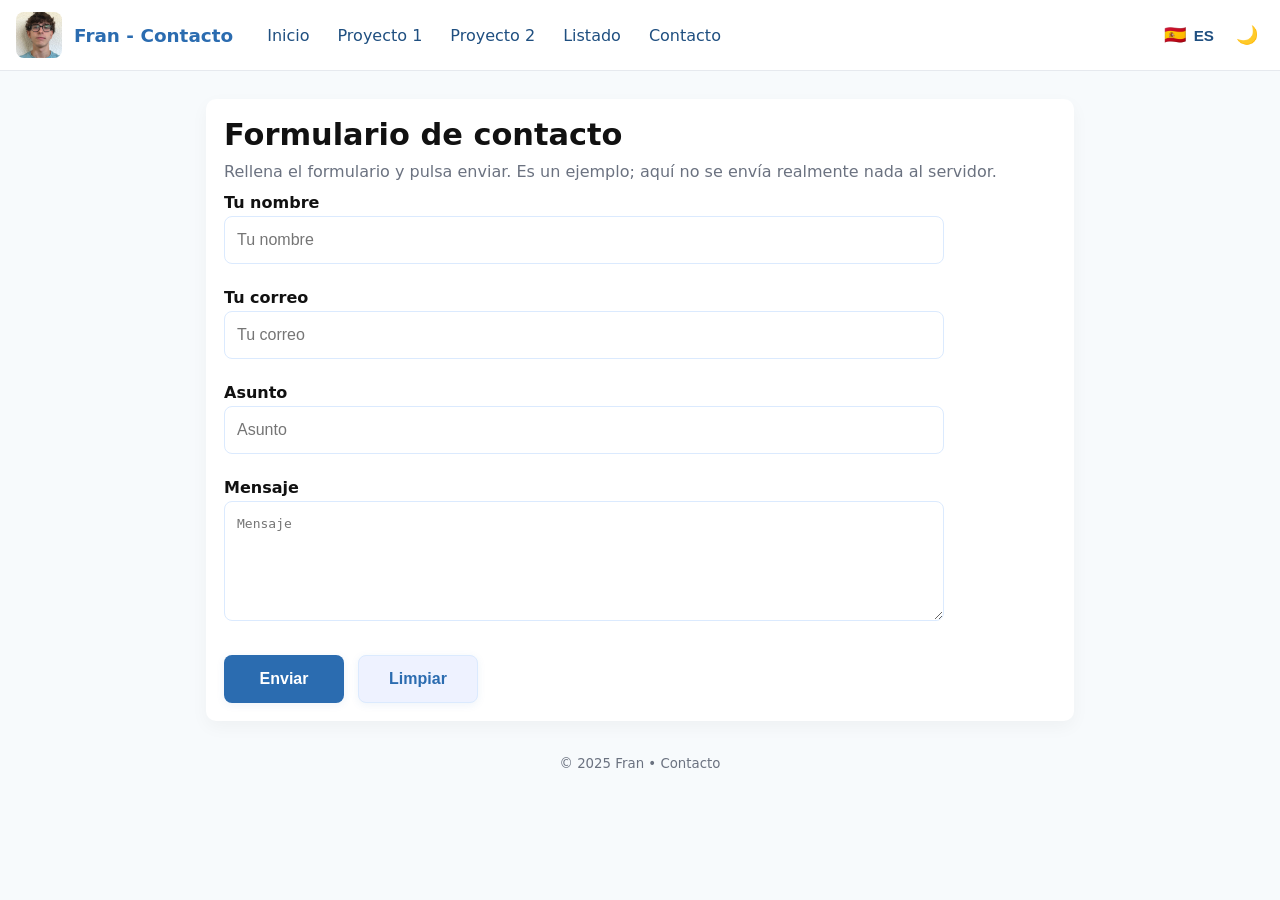
<file: formulario.html>
<!DOCTYPE html>
<html lang="es">
<head>
  <meta charset="utf-8">
  <meta name="viewport" content="width=device-width,initial-scale=1">
  <title>Formulario - Fran</title>
  <link rel="icon" type="image/png" href="logofran.jpg">
  <link rel="stylesheet" href="./styles.css">
  <style>
    /* --- RESET Y BASE --- */
    html, body { height: 100%; margin: 0; padding: 0; }
    body { min-height: 100vh; }
    main { max-width: 900px; margin: 28px auto; padding: 0 16px; }
    .card { background: var(--card, #fff); border-radius: 10px; box-shadow: 0 6px 18px rgba(11,15,30,0.04); padding: 18px; }
    /* --- NAV ALWAYS HORIZONTAL, NO WRAP --- */
    .topbar { display: flex; align-items: center; gap: 12px; padding: 12px 16px; background: var(--card, #fff); border-bottom: 1px solid #e6e9ee; position: sticky; top: 0; z-index: 40; }
    .logo-img { width: 46px; height: 46px; object-fit: cover; border-radius: 8px; background: #eef2ff; }
    .brand-text { font-weight: 700; color: var(--accent, #2b6cb0); font-size: 1.15em; }
    .topmenu { margin-left: 12px; display: flex !important; gap: 8px; align-items: center; flex: 1 1 auto; }
    .topmenu ul { display: flex; gap: 8px; list-style: none; margin: 0; padding: 0; width: 100%; }
    .topmenu li { width: auto; }
    .topmenu a { padding: 8px 10px; border-radius: 8px; text-decoration: none; color: var(--accent-strong, #1f4f80); background: transparent; display: inline-flex; align-items: center; }
    .topmenu a:hover, .topmenu a:focus { background: linear-gradient(90deg,#eef6ff,#f7fbff); color: var(--accent-strong, #1f4f80); }
    .actions-right { margin-left: auto; display: flex; gap: 8px; align-items: center; }
    /* --- FORMULARIO --- */
    form#contactForm { background: none; box-shadow: none; padding: 0; margin: 0; }
    form#contactForm label { font-size: 1em; margin-bottom: 4px; margin-top: 12px; font-weight: 600; color: var(--text, #111); }
    form#contactForm input,
    form#contactForm textarea {
      width: 100%; min-width: 0; box-sizing: border-box; font-size: 1em; padding: 14px 12px; margin-bottom: 12px; border-radius: 8px; border: 1.5px solid #dbeafe; background: #fff; color: var(--text, #111); transition: border .18s; }
    body.oscuro form#contactForm input,
    body.oscuro form#contactForm textarea { background: #0b1220; color: #e6eef8; border: 1.5px solid #23304a; }
    form#contactForm textarea { resize: vertical; min-height: 120px; }
    .form-actions { display: flex; gap: 14px; margin-top: 18px; justify-content: flex-start; }
    .form-actions .btn { min-width: 120px; padding: 14px 0; font-size: 1em; }
    @media (max-width: 900px) {
      .topbar, .topmenu ul { flex-direction: column !important; align-items: stretch !important; }
      .topmenu ul { gap: 0.5em; width: 100%; }
      .topmenu li { width: 100%; }
      .topmenu a { display: block; width: 100%; text-align: left; padding: 12px 18px; }
      .actions-right { margin-top: 10px; }
      .brand-text { font-size: 1.05em; }
      .card { padding: 12px 4px; }
    }
    @media (max-width: 700px) {
      .topbar, .topmenu ul { flex-direction: column !important; align-items: stretch !important; }
      .topmenu ul { gap: 0.5em; width: 100%; }
      .topmenu li { width: 100%; }
      .topmenu a { display: block; width: 100%; text-align: left; padding: 12px 18px; font-size: 1.1em; }
      .brand-text { font-size: 1em; }
      .card { padding: 8px 2px; box-shadow: none; }
      main { padding: 0 2px !important; }
      form#contactForm label { font-size: 1em; margin-bottom: 4px; margin-top: 12px; }
      form#contactForm input,
      form#contactForm textarea { font-size: 1em; padding: 14px 12px; margin-bottom: 12px; border-radius: 8px; }
      .form-actions { flex-direction: column; gap: 12px; margin-top: 18px; }
      .form-actions .btn { width: 100%; font-size: 1.1em; padding: 16px 0; min-width: 0; }
    }
    @media (max-width: 500px) {
      .brand-text { font-size: 0.95em; }
      .card { padding: 6px 1px; }
      .logo-img { width: 38px; height: 38px; }
    }
  </style>
</head>
<body>
  <header class="topbar">
    <img src="logofran.jpg" alt="Logo" class="logo-img">
    <div class="brand-text" id="brand-text">Fran - Contacto</div>
    <nav class="topmenu" id="topmenu" aria-label="Menú principal">
      <ul>
        <li><a href="index.html" id="nav-inicio">Inicio</a></li>
        <li><a href="proyecto1.html" id="nav-p1">Proyecto 1</a></li>
        <li><a href="proyecto2.html" id="nav-p2">Proyecto 2</a></li>
        <li><a href="listadoproyecto.html" id="nav-listado">Listado</a></li>
        <li><a href="formulario.html" id="nav-contacto">Contacto</a></li>
      </ul>
    </nav>
    <div class="actions-right">
      <button id="langToggle" class="lang-btn" aria-label="Cambiar idioma" title="Cambiar idioma"><span class="flag">🇪🇸</span><span class="label">ES</span></button>
      <button id="darkToggle" class="icon-btn" title="Modo oscuro">🌙</button>
    </div>
  </header>

  <main>
    <article class="card">
      <h1>Formulario de contacto</h1>
      <p class="muted">Rellena el formulario y pulsa enviar. Es un ejemplo; aquí no se envía realmente nada al servidor.</p>

      <form id="contactForm" novalidate>
        <label for="name">Nombre</label>
        <input id="name" name="name" type="text" placeholder="Tu nombre" required>

        <label for="email">Correo</label>
        <input id="email" name="email" type="email" placeholder="tu@correo.com" required>

        <label for="subject">Asunto</label>
        <input id="subject" name="subject" type="text" placeholder="Asunto">

        <label for="message">Mensaje</label>
        <textarea id="message" name="message" rows="6" placeholder="Escribe tu mensaje..."></textarea>

        <div class="form-actions">
          <button type="submit" class="btn">Enviar</button>
          <button type="reset" class="btn secondary">Limpiar</button>
        </div>
      </form>

    </article>
  </main>

  <footer>
    <small class="muted">© 2025 Fran • Contacto</small>
  </footer>

  <script>
    // Modo oscuro persistente
    function applyDarkFromStorage(){ if(sessionStorage.getItem('modo-oscuro') === '1') document.body.classList.add('oscuro'); }
    applyDarkFromStorage();
    const darkToggle = document.getElementById('darkToggle');
    darkToggle && darkToggle.addEventListener('click', () => { document.body.classList.toggle('oscuro'); sessionStorage.setItem('modo-oscuro', document.body.classList.contains('oscuro') ? '1' : '0'); animateCards(); });

    // Language toggle: ES <-> EN (persiste en sessionStorage)
    const langToggle = document.getElementById('langToggle');
    function applyLangFromStorage(){ const l = sessionStorage.getItem('lang') || 'es'; setLanguage(l); }
    function setLanguage(lang){
      sessionStorage.setItem('lang', lang);
      // actualizar bandera y etiqueta
      if(!langToggle) return;
      const flag = langToggle.querySelector('.flag');
      const label = langToggle.querySelector('.label');
      if(lang === 'en'){ flag.textContent = '🇬🇧'; label.textContent = 'EN'; langToggle.classList.add('active'); } else { flag.textContent = '🇪🇸'; label.textContent = 'ES'; langToggle.classList.remove('active'); }

      // traducir textos básicos de la página (demo)
      const translations = {
        en: {
          title: 'Contact form - Fran',
          brand: 'Fran - Contact',
          heading: 'Contact form',
          desc: 'Fill the form and click send. This is a demo; it does not actually send data.',
          name: 'Your name', email: 'Your email', subject: 'Subject', message: 'Message', send: 'Send', reset: 'Reset',
          footer: '© 2025 Fran • Contact',
          nav_inicio: 'Home',
          nav_p1: 'Project 1',
          nav_p2: 'Project 2',
          nav_listado: 'Project list',
          nav_contacto: 'Contact',
        },
        es: {
          title: 'Formulario - Fran',
          brand: 'Fran - Contacto',
          heading: 'Formulario de contacto',
          desc: 'Rellena el formulario y pulsa enviar. Es un ejemplo; aquí no se envía realmente nada al servidor.',
          name: 'Tu nombre', email: 'Tu correo', subject: 'Asunto', message: 'Mensaje', send: 'Enviar', reset: 'Limpiar',
          footer: '© 2025 Fran • Contacto',
          nav_inicio: 'Inicio',
          nav_p1: 'Proyecto 1',
          nav_p2: 'Proyecto 2',
          nav_listado: 'Listado',
          nav_contacto: 'Contacto',
        }
      };
      const t = translations[lang] || translations.es;
      document.title = t.title;
      document.getElementById('brand-text') && (document.getElementById('brand-text').textContent = t.brand);
      document.querySelector('h1') && (document.querySelector('h1').textContent = t.heading);
      document.querySelector('p.muted') && (document.querySelector('p.muted').textContent = t.desc);
      document.querySelector('label[for="name"]') && (document.querySelector('label[for="name"]').textContent = t.name);
      document.querySelector('label[for="email"]') && (document.querySelector('label[for="email"]').textContent = t.email);
      document.querySelector('label[for="subject"]') && (document.querySelector('label[for="subject"]').textContent = t.subject);
      document.querySelector('label[for="message"]') && (document.querySelector('label[for="message"]').textContent = t.message);
      const sendBtn = document.querySelector('button[type="submit"]'); if(sendBtn) sendBtn.textContent = t.send;
      const resetBtn = document.querySelector('button[type="reset"]'); if(resetBtn) resetBtn.textContent = t.reset;
      document.querySelector('footer small') && (document.querySelector('footer small').textContent = t.footer);

      // Traducción de placeholders y labels
      document.getElementById('name').placeholder = t.name;
      document.getElementById('email').placeholder = t.email;
      document.getElementById('subject').placeholder = t.subject;
      document.getElementById('message').placeholder = t.message;

      document.getElementById('nav-inicio') && (document.getElementById('nav-inicio').textContent = t.nav_inicio);
      document.getElementById('nav-p1') && (document.getElementById('nav-p1').textContent = t.nav_p1);
      document.getElementById('nav-p2') && (document.getElementById('nav-p2').textContent = t.nav_p2);
      document.getElementById('nav-listado') && (document.getElementById('nav-listado').textContent = t.nav_listado);
      document.getElementById('nav-contacto') && (document.getElementById('nav-contacto').textContent = t.nav_contacto);
    }

    applyLangFromStorage();

    if(langToggle){
      langToggle.addEventListener('click', ()=>{
        const cur = sessionStorage.getItem('lang') || 'es';
        const next = cur === 'es' ? 'en' : 'es';
        setLanguage(next);
      });
    }

    // Función de animación JS para las tarjetas (efecto rotateY) — reutilizable
    function animateCards(){
      const nodes = document.querySelectorAll('.project-card .card-inner, .project-card, .card .card-inner');
      nodes.forEach(el => {
        // aplicar efecto temporal
        el.style.transition = 'transform .45s ease';
        el.style.transform = 'rotateY(8deg)';
      });
      // revertir después
      setTimeout(() => { nodes.forEach(el => { el.style.transform = ''; }); }, 450);
    }

    // Asociar animación a botones para que se vea antes de navegar (UX demo)
    document.querySelectorAll('.btn').forEach(btn => btn.addEventListener('click', () => { animateCards(); }));

    // Manejo del formulario (validación básica) — ahora llamando a animateCards() en enviar/limpiar
    const form = document.getElementById('contactForm');
    if(form){
      form.addEventListener('submit', function(e){
        e.preventDefault();
        const name = document.getElementById('name').value.trim();
        const email = document.getElementById('email').value.trim();
        if(!name || !email){ alert('Nombre y correo son obligatorios.'); animateCards(); return; }
        const re = /^[^\s@]+@[^\s@]+\.[^\s@]+$/;
        if(!re.test(email)){ alert('Introduce un correo válido.'); animateCards(); return; }
        const data = Object.fromEntries(new FormData(this).entries());
        console.log('Formulario demo enviado:', data);
        alert('Gracias, mensaje recibido (demo).');
        this.reset();
        animateCards();
      });

      form.addEventListener('reset', function(){
        // pequeña pausa para que el reset sea perceptible
        setTimeout(() => { animateCards(); }, 60);
      });
    }
  </script>
</body>
</html>
</file>
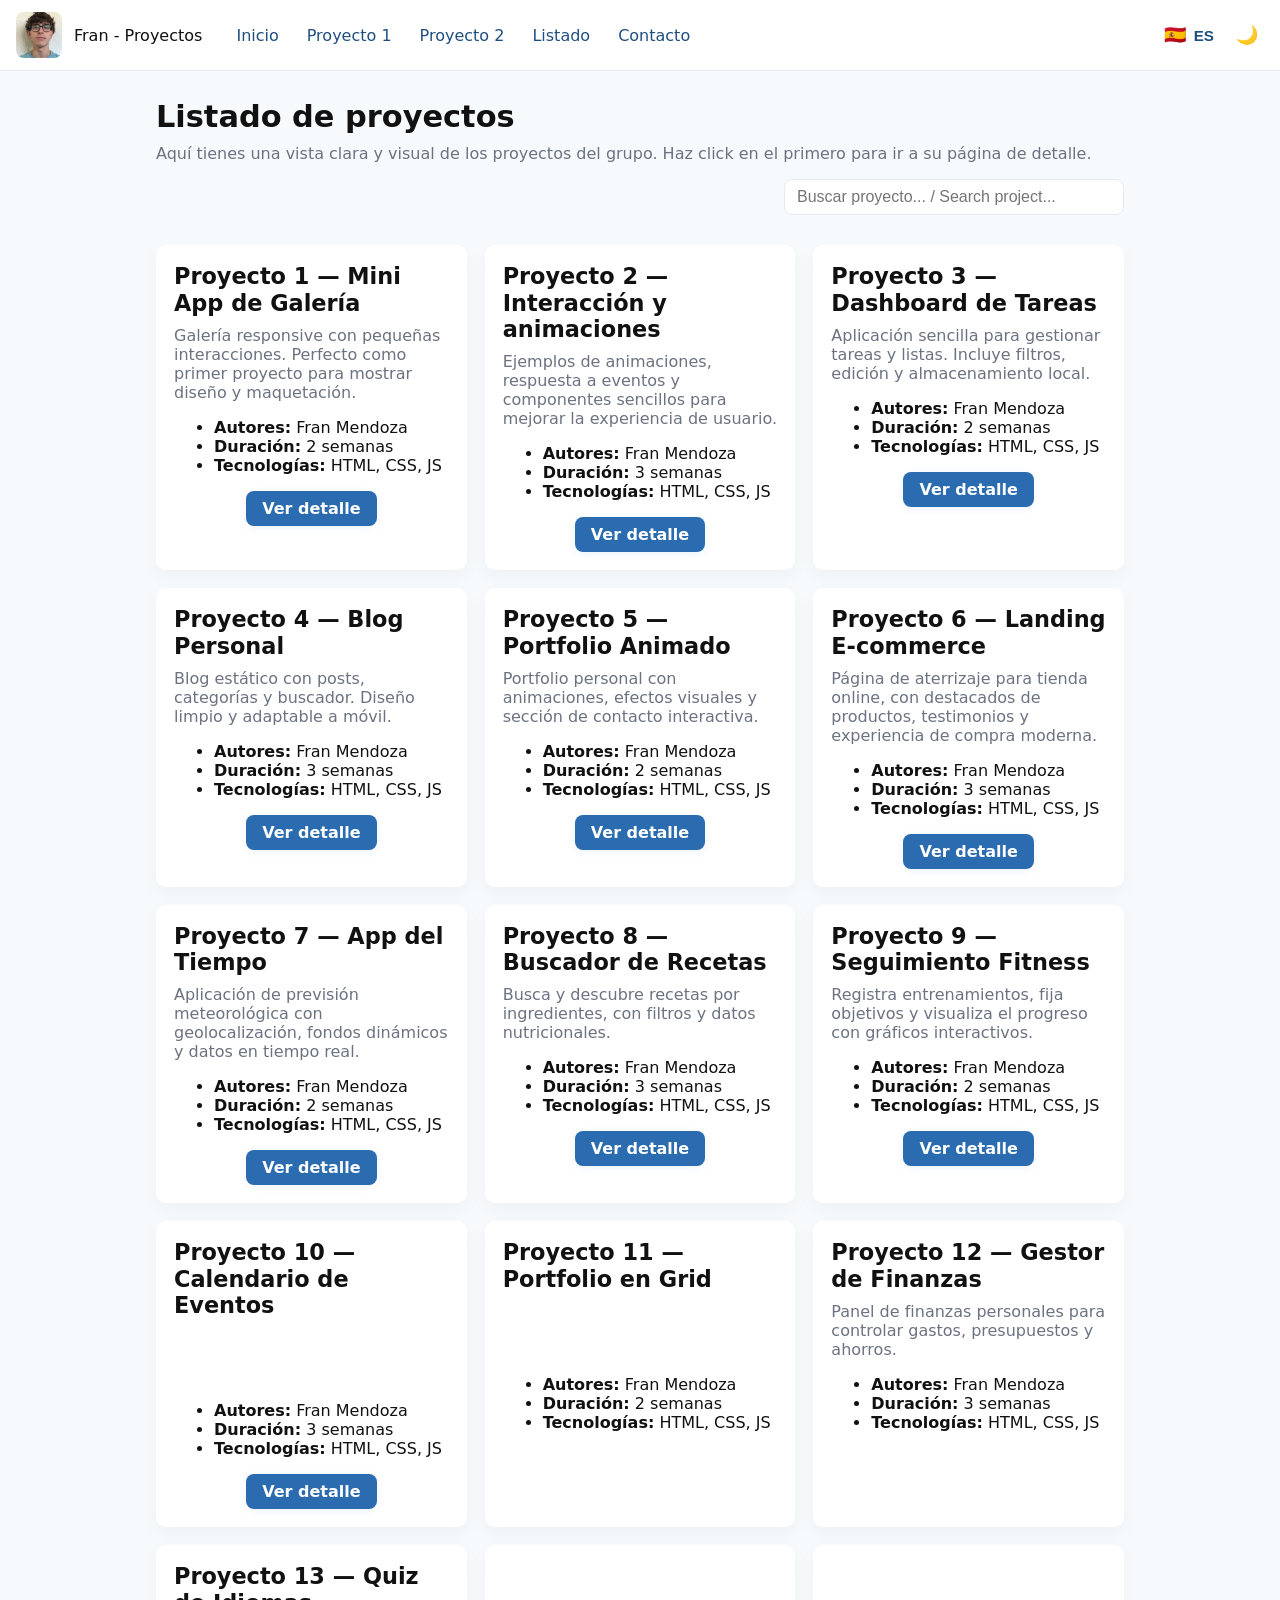
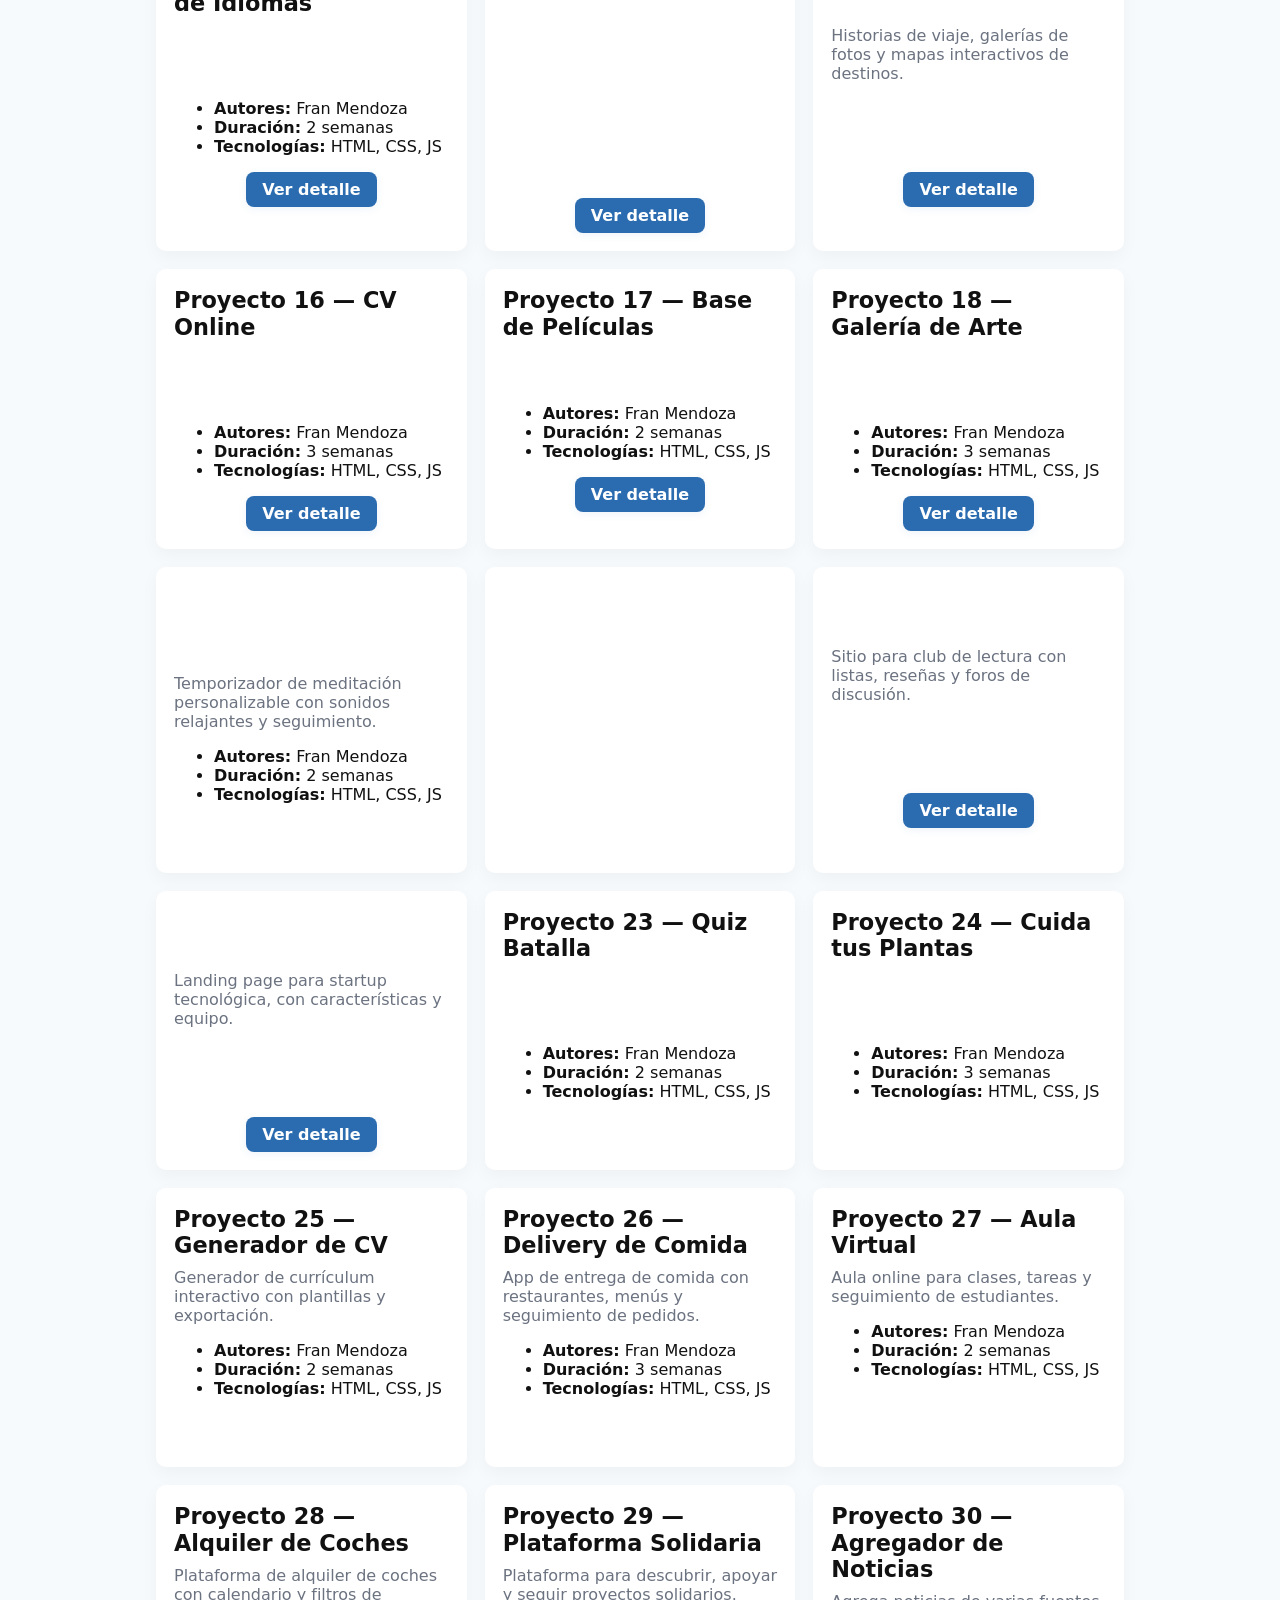
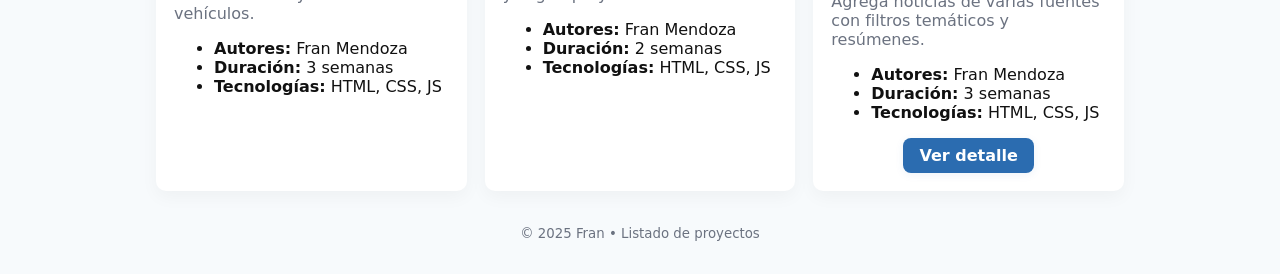
<file: listadoproyecto.html>
<!DOCTYPE html>
<html lang="es">
<head>
  <meta charset="utf-8">
  <meta name="viewport" content="width=device-width,initial-scale=1">
  <title>Listado de proyectos - Fran</title>
  <link rel="icon" type="image/png" href="logofran.jpg">
  <link rel="stylesheet" href="./styles.css">
</head>
<body>
  <header>
    <div class="topbar">
      <img src="logofran.jpg" alt="Logo" class="logo-img" />
      <div class="brand-text" id="brand-text">Fran - Proyectos</div>
      <nav class="topmenu" id="topmenu" aria-label="Menú principal">
        <ul>
          <li><a href="index.html" id="nav-inicio">Inicio</a></li>
          <li><a href="proyecto1.html" id="nav-p1">Proyecto 1</a></li>
          <li><a href="proyecto2.html" id="nav-p2">Proyecto 2</a></li>
          <li><a href="listadoproyecto.html" id="nav-listado">Listado</a></li>
          <li><a href="formulario.html" id="nav-contacto">Contacto</a></li>
        </ul>
      </nav>
      <div class="actions-right">
        <button id="langToggle" class="lang-btn" aria-label="Cambiar idioma" title="Cambiar idioma"><span class="flag">🇪🇸</span><span class="label">ES</span></button>
        <button id="darkToggle" class="icon-btn" title="Modo oscuro">🌙</button>
      </div>
    </div>
  </header>

  <main style="max-width:1000px;margin:28px auto;padding:0 16px;">
    <h1>Listado de proyectos</h1>
    <p class="muted">Aquí tienes una vista clara y visual de los proyectos del grupo. Haz click en el primero para ir a su página de detalle.</p>
    <div style="margin-bottom:18px;display:flex;justify-content:flex-end;">
      <input id="projectSearch" type="search" placeholder="Buscar proyecto... / Search project..." style="max-width:340px;width:100%;padding:8px 12px;border-radius:8px;border:1px solid #e6e9ee;font-size:1rem;" aria-label="Buscar proyecto">
    </div>
    <div class="projects" id="projectsContainer" style="margin-top:18px;"></div>
  </main>

  <footer>
    <small class="muted">© 2025 Fran • Listado de proyectos</small>
  </footer>

  <script>
    // --- TRADUCCIONES Y DATOS DE PROYECTOS ---
    const translations = {
      en: {
        title: 'Project list - Fran',
        brand: 'Fran - Projects',
        h1: 'Project list',
        desc: 'Here is a clear and visual view of the group projects. Click the first one to go to its detail page.',
        search: 'Search project... / Buscar project...',
        footer: '© 2025 Fran • Project list',
        authors: 'Authors:',
        duration: 'Duration:',
        techs: 'Technologies:',
        weeks2: '2 weeks',
        weeks3: '3 weeks',
        htmlcssjs: 'HTML, CSS, JS',
        detail: 'View detail',
        // Projects 1-30
        p1: 'Project 1 — Gallery Mini App',
        p1desc: 'Responsive gallery with small interactions. Perfect as a first project to showcase design and layout.',
        p2: 'Project 2 — Interaction & Animations',
        p2desc: 'Examples of animations, event response and simple components to improve user experience.',
        p3: 'Project 3 — Task Dashboard',
        p3desc: 'Simple app to manage tasks and lists. Includes filters, editing and local storage.',
        p4: 'Project 4 — Personal Blog',
        p4desc: 'Static blog with posts, categories and search. Clean and mobile-adaptable design.',
        p5: 'Project 5 — Animated Portfolio',
        p5desc: 'Personal portfolio with animations, visual effects and interactive contact section.',
        p6: 'Project 6 — E-commerce Landing',
        p6desc: 'Landing page for online store, with product highlights, testimonials and modern shopping experience.',
        p7: 'Project 7 — Weather App',
        p7desc: 'Weather forecast app with geolocation, dynamic backgrounds and real-time data.',
        p8: 'Project 8 — Recipe Finder',
        p8desc: 'Search and discover recipes by ingredients, with filters and nutritional data.',
        p9: 'Project 9 — Fitness Tracker',
        p9desc: 'Log workouts, set goals and visualize progress with interactive charts.',
        p10: 'Project 10 — Event Calendar',
        p10desc: 'Interactive calendar to manage events, reminders and invitations.',
        p11: 'Project 11 — Grid Portfolio',
        p11desc: 'Grid portfolio to showcase creative work with filterable categories.',
        p12: 'Project 12 — Finance Manager',
        p12desc: 'Personal finance dashboard to control expenses, budgets and savings.',
        p13: 'Project 13 — Language Quiz',
        p13desc: 'Quiz app to practice vocabulary and grammar in several languages.',
        p14: 'Project 14 — Music Player',
        p14desc: 'Web music player with playlists, shuffle mode and responsive controls.',
        p15: 'Project 15 — Travel Blog',
        p15desc: 'Travel stories, photo galleries and interactive destination maps.',
        p16: 'Project 16 — Online CV',
        p16desc: 'Professional online CV with PDF download and contact form.',
        p17: 'Project 17 — Movie Database',
        p17desc: 'Browse and search movies, with ratings, trailers and reviews.',
        p18: 'Project 18 — Art Gallery',
        p18desc: 'Virtual art gallery with artist profiles and exhibition calendar.',
        p19: 'Project 19 — Meditation Timer',
        p19desc: 'Customizable meditation timer with relaxing sounds and tracking.',
        p20: 'Project 20 — Pet Adoption',
        p20desc: 'Platform to find and adopt pets, with filters and adoption stories.',
        p21: 'Project 21 — Book Club',
        p21desc: 'Book club site with lists, reviews and discussion forums.',
        p22: 'Project 22 — Startup Landing',
        p22desc: 'Landing page for tech startup, with features and team.',
        p23: 'Project 23 — Quiz Battle',
        p23desc: 'Multiplayer quiz game with real-time scoreboards and themes.',
        p24: 'Project 24 — Plant Care',
        p24desc: 'Guide for plant care, watering reminders and identification.',
        p25: 'Project 25 — CV Generator',
        p25desc: 'Interactive CV generator with templates and export.',
        p26: 'Project 26 — Food Delivery',
        p26desc: 'Food delivery app with restaurants, menus and order tracking.',
        p27: 'Project 27 — Virtual Classroom',
        p27desc: 'Online classroom for lessons, assignments and student tracking.',
        p28: 'Project 28 — Car Rental',
        p28desc: 'Car rental platform with calendar and vehicle filters.',
        p29: 'Project 29 — Solidarity Platform',
        p29desc: 'Platform to discover, support and follow solidarity projects.',
        p30: 'Project 30 — News Aggregator',
        p30desc: 'Aggregates news from various sources with thematic filters and summaries.',
        nav_inicio: 'Home',
        nav_p1: 'Project 1',
        nav_p2: 'Project 2',
        nav_listado: 'Project list',
        nav_contacto: 'Contact'
      },
      es: {
        title: 'Listado de proyectos - Fran',
        brand: 'Fran - Proyectos',
        h1: 'Listado de proyectos',
        desc: 'Aquí tienes una vista clara y visual de los proyectos del grupo. Haz click en el primero para ir a su página de detalle.',
        search: 'Buscar proyecto... / Search project...',
        footer: '© 2025 Fran • Listado de proyectos',
        authors: 'Autores:',
        duration: 'Duración:',
        techs: 'Tecnologías:',
        weeks2: '2 semanas',
        weeks3: '3 semanas',
        htmlcssjs: 'HTML, CSS, JS',
        detail: 'Ver detalle',
        // Proyectos 1-30
        p1: 'Proyecto 1 — Mini App de Galería',
        p1desc: 'Galería responsive con pequeñas interacciones. Perfecto como primer proyecto para mostrar diseño y maquetación.',
        p2: 'Proyecto 2 — Interacción y animaciones',
        p2desc: 'Ejemplos de animaciones, respuesta a eventos y componentes sencillos para mejorar la experiencia de usuario.',
        p3: 'Proyecto 3 — Dashboard de Tareas',
        p3desc: 'Aplicación sencilla para gestionar tareas y listas. Incluye filtros, edición y almacenamiento local.',
        p4: 'Proyecto 4 — Blog Personal',
        p4desc: 'Blog estático con posts, categorías y buscador. Diseño limpio y adaptable a móvil.',
        p5: 'Proyecto 5 — Portfolio Animado',
        p5desc: 'Portfolio personal con animaciones, efectos visuales y sección de contacto interactiva.',
        p6: 'Proyecto 6 — Landing E-commerce',
        p6desc: 'Página de aterrizaje para tienda online, con destacados de productos, testimonios y experiencia de compra moderna.',
        p7: 'Proyecto 7 — App del Tiempo',
        p7desc: 'Aplicación de previsión meteorológica con geolocalización, fondos dinámicos y datos en tiempo real.',
        p8: 'Proyecto 8 — Buscador de Recetas',
        p8desc: 'Busca y descubre recetas por ingredientes, con filtros y datos nutricionales.',
        p9: 'Proyecto 9 — Seguimiento Fitness',
        p9desc: 'Registra entrenamientos, fija objetivos y visualiza el progreso con gráficos interactivos.',
        p10: 'Proyecto 10 — Calendario de Eventos',
        p10desc: 'Calendario interactivo para gestionar eventos, recordatorios e invitaciones.',
        p11: 'Proyecto 11 — Portfolio en Grid',
        p11desc: 'Portfolio en cuadrícula para mostrar trabajos creativos con categorías filtrables.',
        p12: 'Proyecto 12 — Gestor de Finanzas',
        p12desc: 'Panel de finanzas personales para controlar gastos, presupuestos y ahorros.',
        p13: 'Proyecto 13 — Quiz de Idiomas',
        p13desc: 'App de preguntas para practicar vocabulario y gramática en varios idiomas.',
        p14: 'Proyecto 14 — Reproductor de Música',
        p14desc: 'Reproductor musical web con listas, modo aleatorio y controles responsivos.',
        p15: 'Proyecto 15 — Blog de Viajes',
        p15desc: 'Historias de viaje, galerías de fotos y mapas interactivos de destinos.',
        p16: 'Proyecto 16 — CV Online',
        p16desc: 'Currículum online profesional con descarga en PDF y formulario de contacto.',
        p17: 'Proyecto 17 — Base de Películas',
        p17desc: 'Consulta y busca películas, con valoraciones, tráilers y reseñas.',
        p18: 'Proyecto 18 — Galería de Arte',
        p18desc: 'Galería de arte virtual con perfiles de artistas y calendario de exposiciones.',
        p19: 'Proyecto 19 — Temporizador Meditación',
        p19desc: 'Temporizador de meditación personalizable con sonidos relajantes y seguimiento.',
        p20: 'Proyecto 20 — Adopción de Mascotas',
        p20desc: 'Plataforma para encontrar y adoptar mascotas, con filtros e historias de adopción.',
        p21: 'Proyecto 21 — Club de Lectura',
        p21desc: 'Sitio para club de lectura con listas, reseñas y foros de discusión.',
        p22: 'Proyecto 22 — Landing Startup',
        p22desc: 'Landing page para startup tecnológica, con características y equipo.',
        p23: 'Proyecto 23 — Quiz Batalla',
        p23desc: 'Juego de preguntas multijugador con marcadores en tiempo real y temáticas.',
        p24: 'Proyecto 24 — Cuida tus Plantas',
        p24desc: 'Guía para el cuidado de plantas, recordatorios de riego e identificación.',
        p25: 'Proyecto 25 — Generador de CV',
        p25desc: 'Generador de currículum interactivo con plantillas y exportación.',
        p26: 'Proyecto 26 — Delivery de Comida',
        p26desc: 'App de entrega de comida con restaurantes, menús y seguimiento de pedidos.',
        p27: 'Proyecto 27 — Aula Virtual',
        p27desc: 'Aula online para clases, tareas y seguimiento de estudiantes.',
        p28: 'Proyecto 28 — Alquiler de Coches',
        p28desc: 'Plataforma de alquiler de coches con calendario y filtros de vehículos.',
        p29: 'Proyecto 29 — Plataforma Solidaria',
        p29desc: 'Plataforma para descubrir, apoyar y seguir proyectos solidarios.',
        p30: 'Proyecto 30 — Agregador de Noticias',
        p30desc: 'Agrega noticias de varias fuentes con filtros temáticos y resúmenes.',
        nav_inicio: 'Inicio',
        nav_p1: 'Proyecto 1',
        nav_p2: 'Proyecto 2',
        nav_listado: 'Listado',
        nav_contacto: 'Contacto'
      }
    };
    // --- DATOS DE PROYECTOS ---
    const projects = Array.from({length:30}, (_,i)=>({
      idx: i+1,
      link: i===0? 'proyecto1.html' : i===1? 'proyecto2.html' : '#',
      // El resto de campos se traducen dinámicamente
    }));
    // --- RENDERIZADO Y FUNCIONALIDAD ---
    function renderProjects(lang, filter=''){
      const t = translations[lang] || translations.es;
      const container = document.getElementById('projectsContainer');
      container.innerHTML = '';
      projects.forEach((proj, i) => {
        const name = t['p'+(i+1)];
        const desc = t['p'+(i+1)+'desc'];
        if(filter && !name.toLowerCase().includes(filter) && !translations.en['p'+(i+1)].toLowerCase().includes(filter)) return;
        const weeks = (i%2===0) ? t.weeks2 : t.weeks3;
        const card = document.createElement('article');
        card.className = 'card project-card';
        card.innerHTML = `
          <div class="card-inner">
            <h2>${name}</h2>
            <p class="muted">${desc}</p>
            <ul>
              <li><strong>${t.authors}</strong> Fran Mendoza</li>
              <li><strong>${t.duration}</strong> ${weeks}</li>
              <li><strong>${t.techs}</strong> ${t.htmlcssjs}</li>
            </ul>
            <div class="card-actions" style="margin-top:14px;display:flex;justify-content:center;">
              <a href="${proj.link}" class="btn">${t.detail}</a>
            </div>
          </div>
        `;
        // Click en la tarjeta abre el detalle
        card.addEventListener('click', (e) => {
          if(e.target.closest('a')) return;
          animateCards();
          const link = card.querySelector('a.btn');
          if(link && link.getAttribute('href')!=='#') setTimeout(()=>{window.location.href=link.getAttribute('href');},260);
        });
        // Hover animación
        const inner = card.querySelector('.card-inner') || card;
        card.addEventListener('mouseenter', () => inner.classList.add('animating'));
        card.addEventListener('mouseleave', () => inner.classList.remove('animating'));
        container.appendChild(card);
      });
    }
    // --- MODO OSCURO Y IDIOMA ---
    function applyDarkFromStorage(){ if(sessionStorage.getItem('modo-oscuro') === '1') document.body.classList.add('oscuro'); }
    applyDarkFromStorage();
    const darkToggle = document.getElementById('darkToggle');
    darkToggle && darkToggle.addEventListener('click', () => { document.body.classList.toggle('oscuro'); sessionStorage.setItem('modo-oscuro', document.body.classList.contains('oscuro') ? '1' : '0'); animateCards(); });
    // --- IDIOMA ---
    const langToggle = document.getElementById('langToggle');
    function applyLangFromStorage(){ const l = sessionStorage.getItem('lang') || 'es'; setLanguage(l); }
    function setLanguage(lang){
      sessionStorage.setItem('lang', lang);
      if(!langToggle) return;
      const flag = langToggle.querySelector('.flag');
      const label = langToggle.querySelector('.label');
      if(lang === 'en'){ flag.textContent = '🇬🇧'; label.textContent = 'EN'; langToggle.classList.add('active'); } else { flag.textContent = '🇪🇸'; label.textContent = 'ES'; langToggle.classList.remove('active'); }
      const t = translations[lang] || translations.es;
      document.title = t.title;
      document.getElementById('brand-text') && (document.getElementById('brand-text').textContent = t.brand);
      document.querySelector('h1') && (document.querySelector('h1').textContent = t.h1);
      document.querySelector('p.muted') && (document.querySelector('p.muted').textContent = t.desc);
      document.getElementById('projectSearch') && (document.getElementById('projectSearch').placeholder = t.search);
      document.querySelector('footer small') && (document.querySelector('footer small').textContent = t.footer);
      document.getElementById('nav-inicio') && (document.getElementById('nav-inicio').textContent = t.nav_inicio);
      document.getElementById('nav-p1') && (document.getElementById('nav-p1').textContent = t.nav_p1);
      document.getElementById('nav-p2') && (document.getElementById('nav-p2').textContent = t.nav_p2);
      document.getElementById('nav-listado') && (document.getElementById('nav-listado').textContent = t.nav_listado);
      document.getElementById('nav-contacto') && (document.getElementById('nav-contacto').textContent = t.nav_contacto);
      renderProjects(lang, document.getElementById('projectSearch')?.value.trim().toLowerCase()||'');
    }
    applyLangFromStorage();
    if(langToggle){
      langToggle.addEventListener('click', ()=>{
        const cur = sessionStorage.getItem('lang') || 'es';
        const next = cur === 'es' ? 'en' : 'es';
        setLanguage(next);
      });
    }
    // --- ANIMACIÓN TARJETAS ---
    function animateCards(){
      const nodes = document.querySelectorAll('.project-card .card-inner, .project-card, .card .card-inner');
      nodes.forEach(el => el.classList.add('animating'));
      setTimeout(() => nodes.forEach(el => el.classList.remove('animating')), 600);
    }
    // --- BUSCADOR ---
    const searchInput = document.getElementById('projectSearch');
    if(searchInput){
      searchInput.addEventListener('input', function(){
        const val = this.value.trim().toLowerCase();
        const lang = sessionStorage.getItem('lang') || 'es';
        renderProjects(lang, val);
      });
    }
  </script>
</body>
</html>
</file>
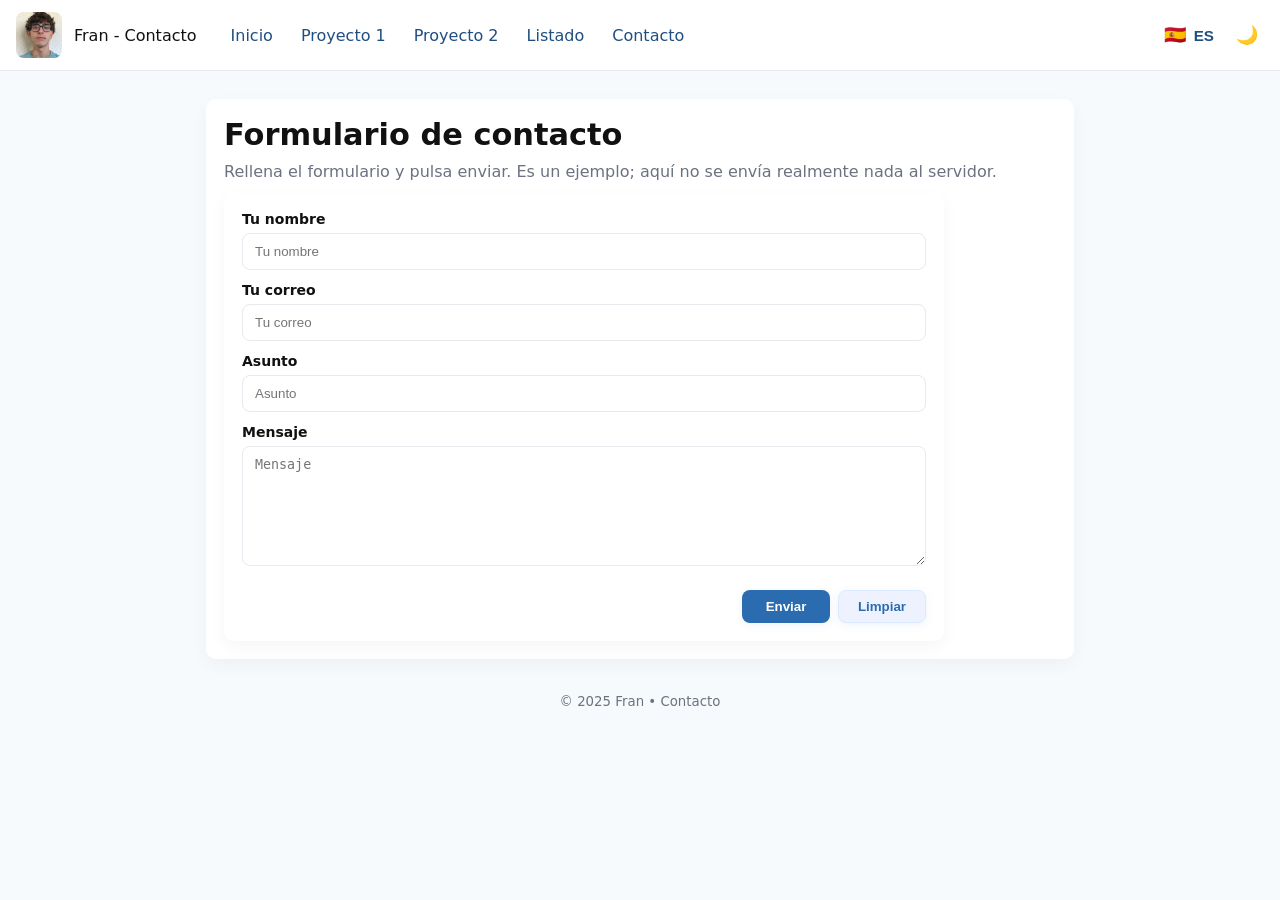
<file: YO/formulario.html>
<!DOCTYPE html>
<html lang="es">
<head>
  <meta charset="utf-8">
  <meta name="viewport" content="width=device-width,initial-scale=1">
  <title>Formulario - Fran</title>
  <link rel="icon" type="image/png" href="logofran.jpg">
  <link rel="stylesheet" href="./styles.css">
  <style>
    @media (max-width: 900px) {
      .topbar, .topmenu ul { flex-direction: column !important; align-items: stretch !important; }
      .topmenu ul { gap: 0.5em; }
      .topmenu li { width: 100%; }
      .topmenu a { display: block; width: 100%; text-align: left; padding: 12px 18px; }
      .actions-right { margin-top: 10px; }
    }
    @media (max-width: 600px) {
      .topbar, .topmenu ul { flex-direction: column !important; align-items: stretch !important; }
      .topmenu ul { gap: 0.5em; }
      .topmenu li { width: 100%; }
      .topmenu a { display: block; width: 100%; text-align: left; padding: 12px 18px; font-size: 1.1em; }
      .brand-text { font-size: 1.1em; }
      .card { padding: 10px 4px; }
    }
  </style>
</head>
<body>
  <header class="topbar">
    <img src="logofran.jpg" alt="Logo" class="logo-img">
    <div class="brand-text" id="brand-text">Fran - Contacto</div>
    <nav class="topmenu" id="topmenu" aria-label="Menú principal">
      <ul>
        <li><a href="index.html" id="nav-inicio">Inicio</a></li>
        <li><a href="proyecto1.html" id="nav-p1">Proyecto 1</a></li>
        <li><a href="proyecto2.html" id="nav-p2">Proyecto 2</a></li>
        <li><a href="listadoproyecto.html" id="nav-listado">Listado</a></li>
        <li><a href="formulario.html" id="nav-contacto">Contacto</a></li>
      </ul>
    </nav>
    <div class="actions-right">
      <button id="langToggle" class="lang-btn" aria-label="Cambiar idioma" title="Cambiar idioma"><span class="flag">🇪🇸</span><span class="label">ES</span></button>
      <button id="darkToggle" class="icon-btn" title="Modo oscuro">🌙</button>
    </div>
  </header>

  <main style="max-width:900px;margin:28px auto;padding:0 16px">
    <article class="card">
      <h1>Formulario de contacto</h1>
      <p class="muted">Rellena el formulario y pulsa enviar. Es un ejemplo; aquí no se envía realmente nada al servidor.</p>

      <form id="contactForm" novalidate>
        <label for="name">Nombre</label>
        <input id="name" name="name" type="text" placeholder="Tu nombre" required>

        <label for="email">Correo</label>
        <input id="email" name="email" type="email" placeholder="tu@correo.com" required>

        <label for="subject">Asunto</label>
        <input id="subject" name="subject" type="text" placeholder="Asunto">

        <label for="message">Mensaje</label>
        <textarea id="message" name="message" rows="6" placeholder="Escribe tu mensaje..."></textarea>

        <div class="form-actions">
          <button type="submit" class="btn">Enviar</button>
          <button type="reset" class="btn secondary">Limpiar</button>
        </div>
      </form>

    </article>
  </main>

  <footer>
    <small class="muted">© 2025 Fran • Contacto</small>
  </footer>

  <script>
    // Modo oscuro persistente
    function applyDarkFromStorage(){ if(sessionStorage.getItem('modo-oscuro') === '1') document.body.classList.add('oscuro'); }
    applyDarkFromStorage();
    const darkToggle = document.getElementById('darkToggle');
    darkToggle && darkToggle.addEventListener('click', () => { document.body.classList.toggle('oscuro'); sessionStorage.setItem('modo-oscuro', document.body.classList.contains('oscuro') ? '1' : '0'); animateCards(); });

    // Language toggle: ES <-> EN (persiste en sessionStorage)
    const langToggle = document.getElementById('langToggle');
    function applyLangFromStorage(){ const l = sessionStorage.getItem('lang') || 'es'; setLanguage(l); }
    function setLanguage(lang){
      sessionStorage.setItem('lang', lang);
      // actualizar bandera y etiqueta
      if(!langToggle) return;
      const flag = langToggle.querySelector('.flag');
      const label = langToggle.querySelector('.label');
      if(lang === 'en'){ flag.textContent = '🇬🇧'; label.textContent = 'EN'; langToggle.classList.add('active'); } else { flag.textContent = '🇪🇸'; label.textContent = 'ES'; langToggle.classList.remove('active'); }

      // traducir textos básicos de la página (demo)
      const translations = {
        en: {
          title: 'Contact form - Fran',
          brand: 'Fran - Contact',
          heading: 'Contact form',
          desc: 'Fill the form and click send. This is a demo; it does not actually send data.',
          name: 'Your name', email: 'Your email', subject: 'Subject', message: 'Message', send: 'Send', reset: 'Reset',
          footer: '© 2025 Fran • Contact',
          nav_inicio: 'Home',
          nav_p1: 'Project 1',
          nav_p2: 'Project 2',
          nav_listado: 'Project list',
          nav_contacto: 'Contact',
        },
        es: {
          title: 'Formulario - Fran',
          brand: 'Fran - Contacto',
          heading: 'Formulario de contacto',
          desc: 'Rellena el formulario y pulsa enviar. Es un ejemplo; aquí no se envía realmente nada al servidor.',
          name: 'Tu nombre', email: 'Tu correo', subject: 'Asunto', message: 'Mensaje', send: 'Enviar', reset: 'Limpiar',
          footer: '© 2025 Fran • Contacto',
          nav_inicio: 'Inicio',
          nav_p1: 'Proyecto 1',
          nav_p2: 'Proyecto 2',
          nav_listado: 'Listado',
          nav_contacto: 'Contacto',
        }
      };
      const t = translations[lang] || translations.es;
      document.title = t.title;
      document.getElementById('brand-text') && (document.getElementById('brand-text').textContent = t.brand);
      document.querySelector('h1') && (document.querySelector('h1').textContent = t.heading);
      document.querySelector('p.muted') && (document.querySelector('p.muted').textContent = t.desc);
      document.querySelector('label[for="name"]') && (document.querySelector('label[for="name"]').textContent = t.name);
      document.querySelector('label[for="email"]') && (document.querySelector('label[for="email"]').textContent = t.email);
      document.querySelector('label[for="subject"]') && (document.querySelector('label[for="subject"]').textContent = t.subject);
      document.querySelector('label[for="message"]') && (document.querySelector('label[for="message"]').textContent = t.message);
      const sendBtn = document.querySelector('button[type="submit"]'); if(sendBtn) sendBtn.textContent = t.send;
      const resetBtn = document.querySelector('button[type="reset"]'); if(resetBtn) resetBtn.textContent = t.reset;
      document.querySelector('footer small') && (document.querySelector('footer small').textContent = t.footer);

      // Traducción de placeholders y labels
      document.getElementById('name').placeholder = t.name;
      document.getElementById('email').placeholder = t.email;
      document.getElementById('subject').placeholder = t.subject;
      document.getElementById('message').placeholder = t.message;

      document.getElementById('nav-inicio') && (document.getElementById('nav-inicio').textContent = t.nav_inicio);
      document.getElementById('nav-p1') && (document.getElementById('nav-p1').textContent = t.nav_p1);
      document.getElementById('nav-p2') && (document.getElementById('nav-p2').textContent = t.nav_p2);
      document.getElementById('nav-listado') && (document.getElementById('nav-listado').textContent = t.nav_listado);
      document.getElementById('nav-contacto') && (document.getElementById('nav-contacto').textContent = t.nav_contacto);
    }

    applyLangFromStorage();

    if(langToggle){
      langToggle.addEventListener('click', ()=>{
        const cur = sessionStorage.getItem('lang') || 'es';
        const next = cur === 'es' ? 'en' : 'es';
        setLanguage(next);
      });
    }

    // Función de animación JS para las tarjetas (efecto rotateY) — reutilizable
    function animateCards(){
      const nodes = document.querySelectorAll('.project-card .card-inner, .project-card, .card .card-inner');
      nodes.forEach(el => {
        // aplicar efecto temporal
        el.style.transition = 'transform .45s ease';
        el.style.transform = 'rotateY(8deg)';
      });
      // revertir después
      setTimeout(() => { nodes.forEach(el => { el.style.transform = ''; }); }, 450);
    }

    // Asociar animación a botones para que se vea antes de navegar (UX demo)
    document.querySelectorAll('.btn').forEach(btn => btn.addEventListener('click', () => { animateCards(); }));

    // Manejo del formulario (validación básica) — ahora llamando a animateCards() en enviar/limpiar
    const form = document.getElementById('contactForm');
    if(form){
      form.addEventListener('submit', function(e){
        e.preventDefault();
        const name = document.getElementById('name').value.trim();
        const email = document.getElementById('email').value.trim();
        if(!name || !email){ alert('Nombre y correo son obligatorios.'); animateCards(); return; }
        const re = /^[^\s@]+@[^\s@]+\.[^\s@]+$/;
        if(!re.test(email)){ alert('Introduce un correo válido.'); animateCards(); return; }
        const data = Object.fromEntries(new FormData(this).entries());
        console.log('Formulario demo enviado:', data);
        alert('Gracias, mensaje recibido (demo).');
        this.reset();
        animateCards();
      });

      form.addEventListener('reset', function(){
        // pequeña pausa para que el reset sea perceptible
        setTimeout(() => { animateCards(); }, 60);
      });
    }
  </script>
</body>
</html>
</file>
<file: styles.css>
/* Variables */
:root{
  --accent:#2b6cb0;
  --accent-strong:#1f4f80;
  --muted:#6b7280;
  --bg:#f7fafc;
  --card:#ffffff;
  --text:#111;
}

/* Reset ligero */
*{box-sizing:border-box}
body{
  font-family: Inter, system-ui, -apple-system, "Segoe UI", Roboto, "Helvetica Neue", Arial;
  margin:0; background:var(--bg); color:var(--text); -webkit-font-smoothing:antialiased; -moz-osx-font-smoothing:grayscale;
}

/* Topbar / header */
.topbar{ display:flex; align-items:center; gap:12px; padding:12px 16px; background:var(--card); border-bottom:1px solid #e6e9ee; position:sticky; top:0; z-index:40 }
.brand{ font-weight:700; color:var(--accent); display:flex; align-items:center; gap:8px }
.logo{ font-size:18px }
.logo-img{ width:46px; height:46px; object-fit:cover; border-radius:8px; background:#eef2ff }
.actions-right{ margin-left:auto; display:flex; gap:8px; align-items:center }
.icon-btn{ background:transparent; border:0; cursor:pointer; font-size:18px }

/* Top horizontal menu (hamburguesa abre/cierra) */
.topmenu{ margin-left:12px; display:none; gap:8px; align-items:center }
.topmenu ul{ display:flex; gap:8px; list-style:none; margin:0; padding:0 }
.topmenu a{ padding:8px 10px; border-radius:8px; text-decoration:none; color:var(--accent-strong) }
.topmenu a:hover{ background:linear-gradient(90deg,#eef6ff,#f7fbff) }
.topmenu.abierto{
  display:flex !important;
  position:absolute;
  left:0; right:0; top:100%;
  background:var(--card);
  padding:10px 12px;
  gap:8px;
  justify-content:center;
  box-shadow:0 8px 24px rgba(11,15,30,0.08);
  border-bottom-left-radius:10px;
  border-bottom-right-radius:10px;
  z-index:55;
}
.topmenu.abierto ul{ flex-wrap:wrap; justify-content:center }
.hamburger{ background:transparent; border:0; font-size:20px; cursor:pointer }

@media(min-width:700px){
  .topmenu{ display:flex !important }
  .hamburger{ display:none }
}

/* Hamburger / sidebar */
.hamburger{ display:none !important }
.sidebar{ display:none !important }
.topmenu{ display:flex !important; gap:8px }
.topmenu.abierto{ position:static !important; box-shadow:none !important; border-radius:0 !important }

/* Asegurar que en móvil el menú ocupa el espacio del header sin solaparse */
@media (max-width:700px){
  .topmenu{ flex-wrap:wrap; justify-content:center }
  .topmenu ul{ justify-content:center }
}

/* Main layout */
main{ max-width:1000px; margin:28px auto; padding:0 16px }
.hero{ background:var(--card); padding:22px; border-radius:10px; box-shadow:0 6px 18px rgba(11,15,30,0.04) }
.muted{ color:var(--muted) }

/* Projects grid */
.projects{ display:grid; grid-template-columns:repeat(auto-fit,minmax(260px,1fr)); gap:18px; margin-top:18px }
.card{ background:var(--card); padding:18px; border-radius:10px; box-shadow:0 6px 18px rgba(11,15,30,0.04); transition:transform .22s ease, box-shadow .22s ease }
.project-card{ cursor:pointer; perspective:800px }
.project-card:hover{ transform: translateY(-6px); box-shadow:0 18px 40px rgba(11,15,30,0.08) }
.project-card .card-inner{ transition:transform .35s ease; transform-style:preserve-3d }
.project-card:hover .card-inner{ transform:rotateY(5deg) }
.card h3{ margin:0 0 8px 0 }
.card p{ color:var(--muted); margin:0 0 12px 0 }
.card-actions{ display:flex; justify-content: flex-end; gap: 0; margin-top: 10px }

/* Project layout: two-column vertical cards */
.project-layout{ display:grid; grid-template-columns:1fr 1fr; gap:18px; align-items:start }
.project-layout.reverse{ grid-template-columns:1fr 1fr }
.project-layout .project-media{ max-width:100%; border-radius:8px }
.project-info{ padding:6px 10px }

@media(max-width:800px){
  .project-layout{ grid-template-columns:1fr }
}

/* Buttons */
.btn, a.btn, button.btn {
  display:inline-block;
  text-decoration:none;
  padding:8px 16px;
  border-radius:8px;
  background:var(--accent);
  color:#fff;
  font-weight:600;
  box-shadow:0 2px 8px rgba(43,108,176,0.08);
  transition: background .18s, color .18s, box-shadow .18s, transform .18s;
  border:none;
  cursor:pointer;
}
.btn.secondary, a.btn.secondary, button.btn.secondary {
  background:#eef2ff;
  color:var(--accent);
  border:1px solid #dbeafe;
}
.btn:hover, a.btn:hover, button.btn:hover,
.btn:focus, a.btn:focus, button.btn:focus {
  background:var(--accent-strong);
  color:#fff;
  box-shadow:0 4px 16px rgba(43,108,176,0.16);
  transform:translateY(-2px) scale(1.03);
  outline:0;
}
.btn.secondary:hover, a.btn.secondary:hover, button.btn.secondary:hover,
.btn.secondary:focus, a.btn.secondary:focus, button.btn.secondary:focus {
  background:var(--accent);
  color:#fff;
  border:1px solid var(--accent-strong);
}
body.oscuro .btn, body.oscuro a.btn, body.oscuro button.btn {
  background:var(--accent);
  color:#111 !important;
}
body.oscuro .btn.secondary, body.oscuro a.btn.secondary, body.oscuro button.btn.secondary {
  background:#1a2333;
  color:var(--accent);
  border:1px solid #23304a;
}
body.oscuro .btn:hover, body.oscuro a.btn:hover, body.oscuro button.btn:hover,
body.oscuro .btn:focus, body.oscuro a.btn:focus, body.oscuro button.btn:focus {
  background:var(--accent-strong);
  color:#fff !important;
  box-shadow:0 4px 16px rgba(110,168,255,0.18);
}
body.oscuro .btn.secondary:hover, body.oscuro a.btn.secondary:hover, body.oscuro button.btn.secondary:hover,
body.oscuro .btn.secondary:focus, body.oscuro a.btn.secondary:focus, body.oscuro button.btn.secondary:focus {
  background:var(--accent);
  color:#fff !important;
  border:1px solid var(--accent-strong);
}
@media (max-width:700px){
  .btn, a.btn, button.btn {
    padding:8px 10px;
    font-size:15px;
  }
  .card-actions .btn {
    font-size: 15px;
    padding: 10px 0;
  }
}

/* Main button style for emphasis */
.btn-main {
  font-size: 1.18rem;
  padding: 14px 32px;
  border-radius: 12px;
  background: var(--accent-strong);
  color: #fff !important;
  box-shadow: 0 4px 18px rgba(43,108,176,0.16);
  letter-spacing: 0.01em;
  border: none;
  transition: background .18s, color .18s, box-shadow .18s, transform .18s;
}
.btn-main:hover, .btn-main:focus {
  background: var(--accent);
  color: #fff !important;
  box-shadow: 0 8px 28px rgba(43,108,176,0.22);
  transform: translateY(-2px) scale(1.04);
}
@media (max-width:700px){
  .btn-main {
    font-size: 1rem;
    padding: 12px 0;
    width: 100%;
    border-radius: 10px;
  }
}

/* Socials */
.socials-section{ background:var(--card); padding:14px; border-radius:10px; box-shadow:0 6px 18px rgba(11,15,30,0.04); margin-top:18px }
.social-links{ display:flex; flex-wrap:wrap; gap:10px }
.social{ display:inline-flex; align-items:center; gap:8px; padding:8px 12px; border-radius:8px; background:var(--accent); color:#fff; text-decoration:none }
.social:hover{ opacity:.95 }
.note{ color:var(--muted); font-size:13px; margin-top:8px }

/* Footer */
footer{ text-align:center; color:var(--muted); margin:32px 0 }
footer a{ color:var(--accent-strong); text-decoration:none }

/* Form styles */
form{ background:var(--card); padding:18px; border-radius:10px; box-shadow:0 6px 18px rgba(11,15,30,0.04); max-width:720px }
label{ display:block; margin-bottom:6px; font-size:14px }
input, textarea{ width:100%; padding:10px; border-radius:8px; border:1px solid #e6e9ee; margin-bottom:12px }
textarea{ min-height:120px }

/* Form actions align right */
.form-actions{ display:flex; gap:8px; justify-content:flex-end; margin-top:8px }

/* Small tweaks for lists of sources */
.sources{ margin-top:18px; font-size:13px; color:var(--muted) }

/* Dark mode */
body.oscuro{
  --bg:#0f1720; --card:#0b1220; --text:#e6eef8; --muted:#9aa6bd; --accent:#6ea8ff; --accent-strong:#95c5ff;
  background:var(--bg); color:var(--text);
}
body.oscuro .sidebar{ background:rgba(10,14,20,0.95) }
body.oscuro .card, body.oscuro .hero, body.oscuro .socials-section, body.oscuro form{ background:linear-gradient(180deg, rgba(255,255,255,0.02), rgba(255,255,255,0.01)) }
body.oscuro a, body.oscuro .brand{ color:var(--accent) }
body.oscuro .btn, body.oscuro .social {
  color: #111 !important;
}

/* Responsive */
@media (max-width:700px){
  .projects{ grid-template-columns:1fr }
  .sidebar{ width:85vw; left:-100vw }
  .sidebar.open{ left:0 }
  .topbar{ padding:10px }
}

/* Dropdown horizontal del menú cuando está activo en móviles */
@media (max-width:700px){
  .topbar{ position:sticky; top:0; z-index:60 }
  .topmenu.abierto{
    display:flex !important;
    position:absolute;
    left:0; right:0; top:100%;
    background:var(--card);
    padding:10px 12px;
    gap:8px;
    justify-content:center;
    box-shadow:0 8px 24px rgba(11,15,30,0.08);
    border-bottom-left-radius:10px;
    border-bottom-right-radius:10px;
    z-index:55;
  }
  .topmenu.abierto ul{ flex-wrap:wrap; justify-content:center }
}

/* Reglas específicas para páginas que usan menú hamburguesa (.has-hamburger) */
.has-hamburger .topmenu { display: none !important; }
.has-hamburger .hamburger { display:inline-flex !important; background:transparent; border:0; font-size:20px; cursor:pointer }
.has-hamburger .topmenu.abierto{
  display:flex !important;
  position:absolute;
  left:0; right:0; top:100%;
  background:var(--card);
  padding:10px 12px;
  gap:8px;
  justify-content:center;
  box-shadow:0 8px 24px rgba(11,15,30,0.08);
  border-bottom-left-radius:10px;
  border-bottom-right-radius:10px;
  z-index:55;
}
.has-hamburger .topmenu.abierto ul{ display:flex; gap:8px; flex-wrap:wrap; justify-content:center; margin:0; padding:0 }

@media(max-width:700px){
  .has-hamburger .topmenu.abierto{ padding:8px 10px }
  .has-hamburger .topmenu a{ padding:8px 10px; font-size:15px }
}

@media (prefers-reduced-motion:reduce){ *{ transition:none!important } }

/* Animación controlada por JS: clase temporal que rota ligeramente en Y */
.card-inner.animating, .card.animating {
  transform: rotateY(12deg);
  transition: transform .6s cubic-bezier(.2,.9,.3,1);
}

/* Asegurar transición por defecto para card-inner (ya existe pero repetimos para robustez) */
.project-card .card-inner, .card-inner { transition: transform .35s ease; }

/* Enhanced nav toggle + nearby dropdown (used when a .nav-toggle button precedes .topmenu inside .topbar) */
.topbar .nav-toggle{ margin-left:12px; background:transparent; border:0; padding:8px 10px; display:inline-flex; gap:8px; align-items:center; cursor:pointer; border-radius:8px; font-weight:600; color:var(--accent-strong) }
.topbar .nav-toggle:focus{ outline:3px solid rgba(43,108,176,0.14); outline-offset:2px }
.topbar .nav-toggle .icon{ width:22px; height:18px; position:relative; display:inline-block }
.topbar .nav-toggle .bar{ position:absolute; left:0; right:0; height:2px; background:currentColor; border-radius:2px; transition: transform .28s cubic-bezier(.2,.9,.2,1), opacity .18s ease }
.topbar .nav-toggle .bar.b1{ top:0 }
.topbar .nav-toggle .bar.b2{ top:8px }
.topbar .nav-toggle .bar.b3{ top:16px }
.topbar .nav-toggle .label{ font-size:.95rem; color:var(--accent-strong) }
.topbar .nav-toggle.open .b1{ transform: translateY(8px) rotate(45deg) }
.topbar .nav-toggle.open .b2{ opacity:0 }
.topbar .nav-toggle.open .b3{ transform: translateY(-8px) rotate(-45deg) }
.topbar .nav-toggle.open .label{ color:var(--text) }

/* Target only topmenu that follows a .nav-toggle inside .topbar so we don't overwrite other topmenu rules */
.topbar .nav-toggle + .topmenu{ display:flex; visibility:hidden; opacity:0; transform:translateY(-8px) scale(.98); transition: transform .28s cubic-bezier(.2,.9,.2,1), opacity .22s ease, visibility .22s; pointer-events:none; position:absolute; top:100%; right:12px; gap:8px; align-items:center; padding:8px 12px; background:var(--card); border-radius:10px; box-shadow:0 10px 28px rgba(11,15,30,0.08); z-index:70; flex-wrap:nowrap }
.topbar .nav-toggle + .topmenu ul{ display:flex; gap:8px; margin:0; padding:0; list-style:none }
.topbar .nav-toggle + .topmenu a{ padding:8px 10px; border-radius:8px; text-decoration:none; color:var(--accent-strong) }
.topbar .nav-toggle + .topmenu a:hover{ background:linear-gradient(90deg,#eef6ff,#f7fbff) }
.topbar .nav-toggle + .topmenu.open{ visibility:visible; opacity:1; transform:translateY(6px) scale(1); pointer-events:auto }

@media(max-width:700px){
  .topbar .nav-toggle + .topmenu{ left:8px; right:8px; justify-content:center }
  .topbar .nav-toggle + .topmenu ul{ flex-wrap:wrap; justify-content:center }
}

/* -----------------------------
   Tipografía y elementos básicos
   ----------------------------- */
/* Encabezados */
h1,h2,h3,h4,h5,h6{ font-family:inherit; color:var(--text); margin:0 0 .6rem; line-height:1.18 }
h1{ font-size:1.9rem }
h2{ font-size:1.4rem }
h3{ font-size:1.15rem }
/* Párrafos */
p{ margin:0 0 1rem; color:var(--muted); font-size:1rem }

/* Pequeñas utilidades */
.lead{ font-size:1.05rem; color:var(--muted); margin-bottom:1rem }
.small{ font-size:.9rem; color:var(--muted) }

/* -----------------------------
   Enlaces como botones (navegación / acciones)
   ----------------------------- */
/* .btn ya existe y aplica estilo principal; reforzamos estados */
a.btn, button.btn, .btn{ display:inline-flex; align-items:center; gap:.4rem; justify-content:center }
a.btn:focus, button.btn:focus, .btn:focus{ outline:3px solid rgba(43,108,176,0.18); outline-offset:3px }
a.btn.secondary{ border:1px solid transparent }

/* Hacer que los enlaces del menú horizontal parezcan botones discretos */
.topmenu a{ display:inline-flex; align-items:center; padding:8px 10px; border-radius:8px; background:transparent }
.topmenu a:hover, .topmenu a:focus{ background:linear-gradient(90deg,#eef6ff,#f7fbff); color:var(--accent-strong) }

/* Enlaces en tarjetas */
.card .card-actions a{ text-decoration:none }

/* -----------------------------
   Formularios (claros y accesibles)
   ----------------------------- */
label{ font-weight:600; color:var(--text); display:block; margin-bottom:6px }
input[type="text"], input[type="email"], textarea, select{
  width:100%; padding:10px 12px; border-radius:8px; border:1px solid #e6e9ee; background:var(--card); color:var(--text);
}
input:focus, textarea:focus, select:focus{ box-shadow:0 0 0 4px rgba(43,108,176,0.08); border-color:var(--accent-strong); outline:0 }

/* Acciones del formulario */
.form-actions .btn{ min-width:88px }

/* Mensajes de ayuda / error (demo) */
.help-text{ font-size:.9rem; color:var(--muted); margin-top:6px }
.error{ color:#e03e3e }

/* -----------------------------
   Accesibilidad y estados (hover/focus/active)
   ----------------------------- */
a,button{ cursor:pointer }
a:focus, button:focus{ outline-offset:3px }

/* -----------------------------
   Mejora responsiva ligera
   ----------------------------- */
@media(max-width:900px){
  h1{ font-size:1.6rem }
  .card{ padding:14px }
}
@media(max-width:700px){
  .topmenu ul{ gap:6px; flex-wrap:wrap }
  .brand-text{ font-size:14px }
  .logo-img{ width:40px; height:40px }
}

/* Language switch button (flag) placed next to dark mode button */
.lang-btn{ background:transparent; border:0; font-size:18px; cursor:pointer; padding:6px 8px; border-radius:8px; display:inline-flex; align-items:center; gap:8px }
.lang-btn:focus{ outline:3px solid rgba(43,108,176,0.14); outline-offset:2px }
.lang-btn .flag{ font-size:18px; line-height:1 }
.lang-btn .label{ font-size:.95rem; color:var(--accent-strong); font-weight:600 }
.lang-btn.active .label{ color:var(--text) }

/* -----------------------------
   Fin de añadidos de estructura y estilo
   ----------------------------- */
/* ...existing code... */
.btn-footer {
  background: var(--accent);
  color: #fff !important;
  border-radius: 8px;
  padding: 7px 18px;
  font-size: 1rem;
  font-weight: 600;
  margin-left: 8px;
  transition: background .18s, color .18s, box-shadow .18s, transform .18s;
  box-shadow: 0 2px 8px rgba(43,108,176,0.08);
  text-decoration: none;
  display: inline-block;
}
.btn-footer:hover, .btn-footer:focus {
  background: var(--accent-strong);
  color: #fff !important;
  box-shadow: 0 4px 16px rgba(43,108,176,0.16);
  transform: translateY(-2px) scale(1.04);
  outline: 0;
}
body.oscuro .btn-footer {
  background: var(--accent);
  color: #111 !important;
}
body.oscuro .btn-footer:hover, body.oscuro .btn-footer:focus {
  background: var(--accent-strong);
  color: #fff !important;
  box-shadow: 0 4px 16px rgba(110,168,255,0.18);
}
@media (max-width:700px){
  .btn-footer {
    font-size: 0.97rem;
    padding: 10px 0;
    width: 100%;
    border-radius: 10px;
    margin-left: 0;
    margin-top: 8px;
  }
}

/* --- MEJORAS RESPONSIVE FORMULARIO Y NAV EN MÓVIL --- */
@media (max-width:700px){
  /* NAV siempre horizontal, sin colapsar ni solaparse */
  .topbar { flex-direction: column !important; align-items: stretch !important; padding: 8px 2px; }
  .topmenu { width: 100%; margin-left: 0; }
  .topmenu ul { flex-direction: row !important; flex-wrap: wrap; gap: 0.5em; width: 100%; justify-content: center; }
  .topmenu li { width: auto; flex: 1 1 40%; min-width: 120px; }
  .topmenu a { display: block; width: 100%; text-align: center; padding: 12px 0; font-size: 1.08em; border-radius: 8px; }
  .brand-text { font-size: 1em; text-align: center; margin-bottom: 4px; }
  .logo-img { width: 38px; height: 38px; margin: 0 auto 4px auto; display: block; }
  .actions-right { margin: 8px auto 0 auto; justify-content: center; }
  /* FORMULARIO */
  main { padding: 0 2px !important; }
  .card { padding: 8px 2px; box-shadow: none; }
  form#contactForm { background: none; box-shadow: none; padding: 0; margin: 0; }
  form#contactForm label { font-size: 1em; margin-bottom: 4px; margin-top: 12px; }
  form#contactForm input,
  form#contactForm textarea { font-size: 1em; padding: 14px 12px; margin-bottom: 12px; border-radius: 8px; width: 100%; min-width: 0; box-sizing: border-box; }
  .form-actions { flex-direction: column; gap: 12px; margin-top: 18px; }
  .form-actions .btn { width: 100%; font-size: 1.1em; padding: 16px 0; min-width: 0; }
}
@media (max-width:500px){
  .brand-text { font-size: 0.95em; }
  .card { padding: 6px 1px; }
  .logo-img { width: 32px; height: 32px; }
}
</file>
<file: YO/styles.css>
/* Variables */
:root{
  --accent:#2b6cb0;
  --accent-strong:#1f4f80;
  --muted:#6b7280;
  --bg:#f7fafc;
  --card:#ffffff;
  --text:#111;
}

/* Reset ligero */
*{box-sizing:border-box}
body{
  font-family: Inter, system-ui, -apple-system, "Segoe UI", Roboto, "Helvetica Neue", Arial;
  margin:0; background:var(--bg); color:var(--text); -webkit-font-smoothing:antialiased; -moz-osx-font-smoothing:grayscale;
}

/* Topbar / header */
.topbar{ display:flex; align-items:center; gap:12px; padding:12px 16px; background:var(--card); border-bottom:1px solid #e6e9ee; position:sticky; top:0; z-index:40 }
.brand{ font-weight:700; color:var(--accent); display:flex; align-items:center; gap:8px }
.logo{ font-size:18px }
.logo-img{ width:46px; height:46px; object-fit:cover; border-radius:8px; background:#eef2ff }
.actions-right{ margin-left:auto; display:flex; gap:8px; align-items:center }
.icon-btn{ background:transparent; border:0; cursor:pointer; font-size:18px }

/* Top horizontal menu (hamburguesa abre/cierra) */
.topmenu{ margin-left:12px; display:none; gap:8px; align-items:center }
.topmenu ul{ display:flex; gap:8px; list-style:none; margin:0; padding:0 }
.topmenu a{ padding:8px 10px; border-radius:8px; text-decoration:none; color:var(--accent-strong) }
.topmenu a:hover{ background:linear-gradient(90deg,#eef6ff,#f7fbff) }
.topmenu.abierto{
  display:flex !important;
  position:absolute;
  left:0; right:0; top:100%;
  background:var(--card);
  padding:10px 12px;
  gap:8px;
  justify-content:center;
  box-shadow:0 8px 24px rgba(11,15,30,0.08);
  border-bottom-left-radius:10px;
  border-bottom-right-radius:10px;
  z-index:55;
}
.topmenu.abierto ul{ flex-wrap:wrap; justify-content:center }
.hamburger{ background:transparent; border:0; font-size:20px; cursor:pointer }

@media(min-width:700px){
  .topmenu{ display:flex !important }
  .hamburger{ display:none }
}

/* Hamburger / sidebar */
.hamburger{ display:none !important }
.sidebar{ display:none !important }
.topmenu{ display:flex !important; gap:8px }
.topmenu.abierto{ position:static !important; box-shadow:none !important; border-radius:0 !important }

/* Asegurar que en móvil el menú ocupa el espacio del header sin solaparse */
@media (max-width:700px){
  .topmenu{ flex-wrap:wrap; justify-content:center }
  .topmenu ul{ justify-content:center }
}

/* Main layout */
main{ max-width:1000px; margin:28px auto; padding:0 16px }
.hero{ background:var(--card); padding:22px; border-radius:10px; box-shadow:0 6px 18px rgba(11,15,30,0.04) }
.muted{ color:var(--muted) }

/* Projects grid */
.projects{ display:grid; grid-template-columns:repeat(auto-fit,minmax(260px,1fr)); gap:18px; margin-top:18px }
.card{ background:var(--card); padding:18px; border-radius:10px; box-shadow:0 6px 18px rgba(11,15,30,0.04); transition:transform .22s ease, box-shadow .22s ease }
.project-card{ cursor:pointer; perspective:800px }
.project-card:hover{ transform: translateY(-6px); box-shadow:0 18px 40px rgba(11,15,30,0.08) }
.project-card .card-inner{ transition:transform .35s ease; transform-style:preserve-3d }
.project-card:hover .card-inner{ transform:rotateY(5deg) }
.card h3{ margin:0 0 8px 0 }
.card p{ color:var(--muted); margin:0 0 12px 0 }
.card-actions{ display:flex; justify-content: flex-end; gap: 0; margin-top: 10px }

/* Project layout: two-column vertical cards */
.project-layout{ display:grid; grid-template-columns:1fr 1fr; gap:18px; align-items:start }
.project-layout.reverse{ grid-template-columns:1fr 1fr }
.project-layout .project-media{ max-width:100%; border-radius:8px }
.project-info{ padding:6px 10px }

@media(max-width:800px){
  .project-layout{ grid-template-columns:1fr }
}

/* Buttons */
.btn, a.btn, button.btn {
  display:inline-block;
  text-decoration:none;
  padding:8px 16px;
  border-radius:8px;
  background:var(--accent);
  color:#fff;
  font-weight:600;
  box-shadow:0 2px 8px rgba(43,108,176,0.08);
  transition: background .18s, color .18s, box-shadow .18s, transform .18s;
  border:none;
  cursor:pointer;
}
.btn.secondary, a.btn.secondary, button.btn.secondary {
  background:#eef2ff;
  color:var(--accent);
  border:1px solid #dbeafe;
}
.btn:hover, a.btn:hover, button.btn:hover,
.btn:focus, a.btn:focus, button.btn:focus {
  background:var(--accent-strong);
  color:#fff;
  box-shadow:0 4px 16px rgba(43,108,176,0.16);
  transform:translateY(-2px) scale(1.03);
  outline:0;
}
.btn.secondary:hover, a.btn.secondary:hover, button.btn.secondary:hover,
.btn.secondary:focus, a.btn.secondary:focus, button.btn.secondary:focus {
  background:var(--accent);
  color:#fff;
  border:1px solid var(--accent-strong);
}
body.oscuro .btn, body.oscuro a.btn, body.oscuro button.btn {
  background:var(--accent);
  color:#111 !important;
}
body.oscuro .btn.secondary, body.oscuro a.btn.secondary, body.oscuro button.btn.secondary {
  background:#1a2333;
  color:var(--accent);
  border:1px solid #23304a;
}
body.oscuro .btn:hover, body.oscuro a.btn:hover, body.oscuro button.btn:hover,
body.oscuro .btn:focus, body.oscuro a.btn:focus, body.oscuro button.btn:focus {
  background:var(--accent-strong);
  color:#fff !important;
  box-shadow:0 4px 16px rgba(110,168,255,0.18);
}
body.oscuro .btn.secondary:hover, body.oscuro a.btn.secondary:hover, body.oscuro button.btn.secondary:hover,
body.oscuro .btn.secondary:focus, body.oscuro a.btn.secondary:focus, body.oscuro button.btn.secondary:focus {
  background:var(--accent);
  color:#fff !important;
  border:1px solid var(--accent-strong);
}
@media (max-width:700px){
  .btn, a.btn, button.btn {
    padding:8px 10px;
    font-size:15px;
  }
  .card-actions .btn {
    font-size: 15px;
    padding: 10px 0;
  }
}

/* Main button style for emphasis */
.btn-main {
  font-size: 1.18rem;
  padding: 14px 32px;
  border-radius: 12px;
  background: var(--accent-strong);
  color: #fff !important;
  box-shadow: 0 4px 18px rgba(43,108,176,0.16);
  letter-spacing: 0.01em;
  border: none;
  transition: background .18s, color .18s, box-shadow .18s, transform .18s;
}
.btn-main:hover, .btn-main:focus {
  background: var(--accent);
  color: #fff !important;
  box-shadow: 0 8px 28px rgba(43,108,176,0.22);
  transform: translateY(-2px) scale(1.04);
}
@media (max-width:700px){
  .btn-main {
    font-size: 1rem;
    padding: 12px 0;
    width: 100%;
    border-radius: 10px;
  }
}

/* Socials */
.socials-section{ background:var(--card); padding:14px; border-radius:10px; box-shadow:0 6px 18px rgba(11,15,30,0.04); margin-top:18px }
.social-links{ display:flex; flex-wrap:wrap; gap:10px }
.social{ display:inline-flex; align-items:center; gap:8px; padding:8px 12px; border-radius:8px; background:var(--accent); color:#fff; text-decoration:none }
.social:hover{ opacity:.95 }
.note{ color:var(--muted); font-size:13px; margin-top:8px }

/* Footer */
footer{ text-align:center; color:var(--muted); margin:32px 0 }
footer a{ color:var(--accent-strong); text-decoration:none }

/* Form styles */
form{ background:var(--card); padding:18px; border-radius:10px; box-shadow:0 6px 18px rgba(11,15,30,0.04); max-width:720px }
label{ display:block; margin-bottom:6px; font-size:14px }
input, textarea{ width:100%; padding:10px; border-radius:8px; border:1px solid #e6e9ee; margin-bottom:12px }
textarea{ min-height:120px }

/* Form actions align right */
.form-actions{ display:flex; gap:8px; justify-content:flex-end; margin-top:8px }

/* Small tweaks for lists of sources */
.sources{ margin-top:18px; font-size:13px; color:var(--muted) }

/* Dark mode */
body.oscuro{
  --bg:#0f1720; --card:#0b1220; --text:#e6eef8; --muted:#9aa6bd; --accent:#6ea8ff; --accent-strong:#95c5ff;
  background:var(--bg); color:var(--text);
}
body.oscuro .sidebar{ background:rgba(10,14,20,0.95) }
body.oscuro .card, body.oscuro .hero, body.oscuro .socials-section, body.oscuro form{ background:linear-gradient(180deg, rgba(255,255,255,0.02), rgba(255,255,255,0.01)) }
body.oscuro a, body.oscuro .brand{ color:var(--accent) }
body.oscuro .btn, body.oscuro .social {
  color: #111 !important;
}

/* Responsive */
@media (max-width:700px){
  .projects{ grid-template-columns:1fr }
  .sidebar{ width:85vw; left:-100vw }
  .sidebar.open{ left:0 }
  .topbar{ padding:10px }
}

/* Dropdown horizontal del menú cuando está activo en móviles */
@media (max-width:700px){
  .topbar{ position:sticky; top:0; z-index:60 }
  .topmenu.abierto{
    display:flex !important;
    position:absolute;
    left:0; right:0; top:100%;
    background:var(--card);
    padding:10px 12px;
    gap:8px;
    justify-content:center;
    box-shadow:0 8px 24px rgba(11,15,30,0.08);
    border-bottom-left-radius:10px;
    border-bottom-right-radius:10px;
    z-index:55;
  }
  .topmenu.abierto ul{ flex-wrap:wrap; justify-content:center }
}

/* Reglas específicas para páginas que usan menú hamburguesa (.has-hamburger) */
.has-hamburger .topmenu { display: none !important; }
.has-hamburger .hamburger { display:inline-flex !important; background:transparent; border:0; font-size:20px; cursor:pointer }
.has-hamburger .topmenu.abierto{
  display:flex !important;
  position:absolute;
  left:0; right:0; top:100%;
  background:var(--card);
  padding:10px 12px;
  gap:8px;
  justify-content:center;
  box-shadow:0 8px 24px rgba(11,15,30,0.08);
  border-bottom-left-radius:10px;
  border-bottom-right-radius:10px;
  z-index:55;
}
.has-hamburger .topmenu.abierto ul{ display:flex; gap:8px; flex-wrap:wrap; justify-content:center; margin:0; padding:0 }

@media(max-width:700px){
  .has-hamburger .topmenu.abierto{ padding:8px 10px }
  .has-hamburger .topmenu a{ padding:8px 10px; font-size:15px }
}

@media (prefers-reduced-motion:reduce){ *{ transition:none!important } }

/* Animación controlada por JS: clase temporal que rota ligeramente en Y */
.card-inner.animating, .card.animating {
  transform: rotateY(12deg);
  transition: transform .6s cubic-bezier(.2,.9,.3,1);
}

/* Asegurar transición por defecto para card-inner (ya existe pero repetimos para robustez) */
.project-card .card-inner, .card-inner { transition: transform .35s ease; }

/* Enhanced nav toggle + nearby dropdown (used when a .nav-toggle button precedes .topmenu inside .topbar) */
.topbar .nav-toggle{ margin-left:12px; background:transparent; border:0; padding:8px 10px; display:inline-flex; gap:8px; align-items:center; cursor:pointer; border-radius:8px; font-weight:600; color:var(--accent-strong) }
.topbar .nav-toggle:focus{ outline:3px solid rgba(43,108,176,0.14); outline-offset:2px }
.topbar .nav-toggle .icon{ width:22px; height:18px; position:relative; display:inline-block }
.topbar .nav-toggle .bar{ position:absolute; left:0; right:0; height:2px; background:currentColor; border-radius:2px; transition: transform .28s cubic-bezier(.2,.9,.2,1), opacity .18s ease }
.topbar .nav-toggle .bar.b1{ top:0 }
.topbar .nav-toggle .bar.b2{ top:8px }
.topbar .nav-toggle .bar.b3{ top:16px }
.topbar .nav-toggle .label{ font-size:.95rem; color:var(--accent-strong) }
.topbar .nav-toggle.open .b1{ transform: translateY(8px) rotate(45deg) }
.topbar .nav-toggle.open .b2{ opacity:0 }
.topbar .nav-toggle.open .b3{ transform: translateY(-8px) rotate(-45deg) }
.topbar .nav-toggle.open .label{ color:var(--text) }

/* Target only topmenu that follows a .nav-toggle inside .topbar so we don't overwrite other topmenu rules */
.topbar .nav-toggle + .topmenu{ display:flex; visibility:hidden; opacity:0; transform:translateY(-8px) scale(.98); transition: transform .28s cubic-bezier(.2,.9,.2,1), opacity .22s ease, visibility .22s; pointer-events:none; position:absolute; top:100%; right:12px; gap:8px; align-items:center; padding:8px 12px; background:var(--card); border-radius:10px; box-shadow:0 10px 28px rgba(11,15,30,0.08); z-index:70; flex-wrap:nowrap }
.topbar .nav-toggle + .topmenu ul{ display:flex; gap:8px; margin:0; padding:0; list-style:none }
.topbar .nav-toggle + .topmenu a{ padding:8px 10px; border-radius:8px; text-decoration:none; color:var(--accent-strong) }
.topbar .nav-toggle + .topmenu a:hover{ background:linear-gradient(90deg,#eef6ff,#f7fbff) }
.topbar .nav-toggle + .topmenu.open{ visibility:visible; opacity:1; transform:translateY(6px) scale(1); pointer-events:auto }

@media(max-width:700px){
  .topbar .nav-toggle + .topmenu{ left:8px; right:8px; justify-content:center }
  .topbar .nav-toggle + .topmenu ul{ flex-wrap:wrap; justify-content:center }
}

/* -----------------------------
   Tipografía y elementos básicos
   ----------------------------- */
/* Encabezados */
h1,h2,h3,h4,h5,h6{ font-family:inherit; color:var(--text); margin:0 0 .6rem; line-height:1.18 }
h1{ font-size:1.9rem }
h2{ font-size:1.4rem }
h3{ font-size:1.15rem }
/* Párrafos */
p{ margin:0 0 1rem; color:var(--muted); font-size:1rem }

/* Pequeñas utilidades */
.lead{ font-size:1.05rem; color:var(--muted); margin-bottom:1rem }
.small{ font-size:.9rem; color:var(--muted) }

/* -----------------------------
   Enlaces como botones (navegación / acciones)
   ----------------------------- */
/* .btn ya existe y aplica estilo principal; reforzamos estados */
a.btn, button.btn, .btn{ display:inline-flex; align-items:center; gap:.4rem; justify-content:center }
a.btn:focus, button.btn:focus, .btn:focus{ outline:3px solid rgba(43,108,176,0.18); outline-offset:3px }
a.btn.secondary{ border:1px solid transparent }

/* Hacer que los enlaces del menú horizontal parezcan botones discretos */
.topmenu a{ display:inline-flex; align-items:center; padding:8px 10px; border-radius:8px; background:transparent }
.topmenu a:hover, .topmenu a:focus{ background:linear-gradient(90deg,#eef6ff,#f7fbff); color:var(--accent-strong) }

/* Enlaces en tarjetas */
.card .card-actions a{ text-decoration:none }

/* -----------------------------
   Formularios (claros y accesibles)
   ----------------------------- */
label{ font-weight:600; color:var(--text); display:block; margin-bottom:6px }
input[type="text"], input[type="email"], textarea, select{
  width:100%; padding:10px 12px; border-radius:8px; border:1px solid #e6e9ee; background:var(--card); color:var(--text);
}
input:focus, textarea:focus, select:focus{ box-shadow:0 0 0 4px rgba(43,108,176,0.08); border-color:var(--accent-strong); outline:0 }

/* Acciones del formulario */
.form-actions .btn{ min-width:88px }

/* Mensajes de ayuda / error (demo) */
.help-text{ font-size:.9rem; color:var(--muted); margin-top:6px }
.error{ color:#e03e3e }

/* -----------------------------
   Accesibilidad y estados (hover/focus/active)
   ----------------------------- */
a,button{ cursor:pointer }
a:focus, button:focus{ outline-offset:3px }

/* -----------------------------
   Mejora responsiva ligera
   ----------------------------- */
@media(max-width:900px){
  h1{ font-size:1.6rem }
  .card{ padding:14px }
}
@media(max-width:700px){
  .topmenu ul{ gap:6px; flex-wrap:wrap }
  .brand-text{ font-size:14px }
  .logo-img{ width:40px; height:40px }
}

/* Language switch button (flag) placed next to dark mode button */
.lang-btn{ background:transparent; border:0; font-size:18px; cursor:pointer; padding:6px 8px; border-radius:8px; display:inline-flex; align-items:center; gap:8px }
.lang-btn:focus{ outline:3px solid rgba(43,108,176,0.14); outline-offset:2px }
.lang-btn .flag{ font-size:18px; line-height:1 }
.lang-btn .label{ font-size:.95rem; color:var(--accent-strong); font-weight:600 }
.lang-btn.active .label{ color:var(--text) }

/* -----------------------------
   Fin de añadidos de estructura y estilo
   ----------------------------- */
/* ...existing code... */
.btn-footer {
  background: var(--accent);
  color: #fff !important;
  border-radius: 8px;
  padding: 7px 18px;
  font-size: 1rem;
  font-weight: 600;
  margin-left: 8px;
  transition: background .18s, color .18s, box-shadow .18s, transform .18s;
  box-shadow: 0 2px 8px rgba(43,108,176,0.08);
  text-decoration: none;
  display: inline-block;
}
.btn-footer:hover, .btn-footer:focus {
  background: var(--accent-strong);
  color: #fff !important;
  box-shadow: 0 4px 16px rgba(43,108,176,0.16);
  transform: translateY(-2px) scale(1.04);
  outline: 0;
}
body.oscuro .btn-footer {
  background: var(--accent);
  color: #111 !important;
}
body.oscuro .btn-footer:hover, body.oscuro .btn-footer:focus {
  background: var(--accent-strong);
  color: #fff !important;
  box-shadow: 0 4px 16px rgba(110,168,255,0.18);
}
@media (max-width:700px){
  .btn-footer {
    font-size: 0.97rem;
    padding: 10px 0;
    width: 100%;
    border-radius: 10px;
    margin-left: 0;
    margin-top: 8px;
  }
}
</file>
